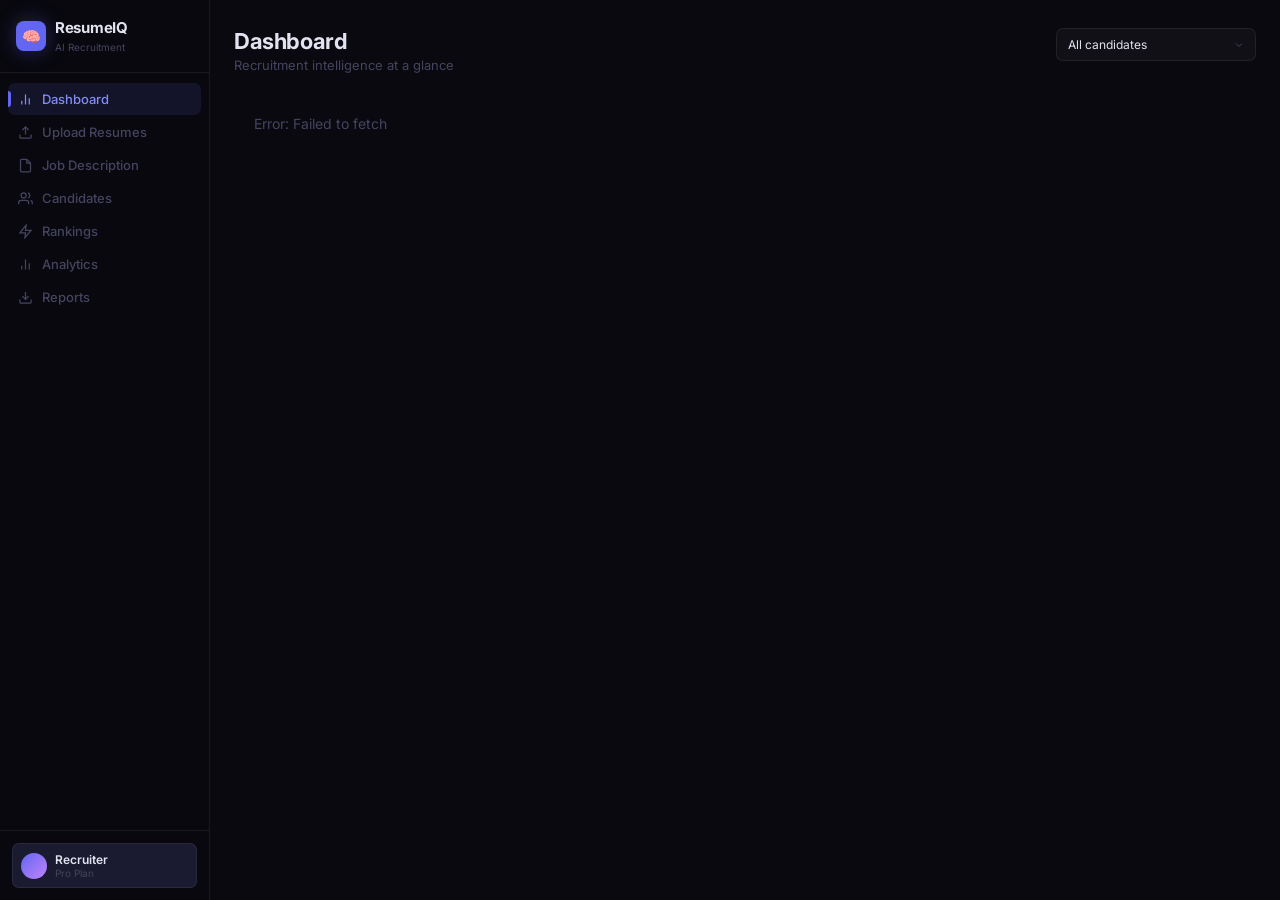
<file: frontend/index.html>
<!DOCTYPE html>
<html lang="en">
<head>
<meta charset="UTF-8"><meta name="viewport" content="width=device-width,initial-scale=1">
<title>Dashboard — ResumeIQ</title>
<link rel="stylesheet" href="style.css">
</head>
<body>
<div id="app" class="shell"></div>
<div id="toasts"></div>
<script src="app.js"></script>
<script>
document.getElementById('app').innerHTML = sidebarHTML('dashboard') + `
<main class="main"><div class="inner">
  <div class="page-hd hd-row">
    <div><h1>Dashboard</h1><p>Recruitment intelligence at a glance</p></div>
    <select id="jd-sel" style="max-width:200px;font-size:12px"></select>
  </div>
  <div id="body"><div class="loader"><div class="spin"></div></div></div>
</div></main>`;

let jdId = null;
loadJDSelect(document.getElementById('jd-sel'), id => { jdId = id; load(); });

async function load() {
  const el = document.getElementById('body');
  el.innerHTML = `<div class="loader"><div class="spin"></div></div>`;
  try {
    const a = await getAnalytics(jdId);
    if (!a.total_candidates) {
      el.innerHTML = emptyState(ICONS.users, 'No data yet', 'Upload resumes and add a job description to get started.',
        `<div class="row" style="justify-content:center"><a href="upload.html" class="btn btn-primary">${ICONS.upload} Upload Resumes</a>&nbsp;<a href="jd.html" class="btn btn-sec">${ICONS.file} Add JD</a></div>`);
      return;
    }
    const topSkill = a.top_skills[0] || {skill:'—',count:0};
    const topGap   = a.most_missing_skills[0] || {skill:'—',count:0};
    const COLORS   = ['#6366f1','#06b6d4','#10b981','#f59e0b','#f43f5e','#8b5cf6','#ec4899'];
    el.innerHTML = `
    <div class="stats">
      <div class="stat"><div class="stat-ic" style="background:rgba(99,102,241,.12);color:var(--brand)">${ICONS.users}</div><div><div class="stat-val">${a.total_candidates}</div><div class="stat-lbl">Total Candidates</div></div></div>
      <div class="stat" style="animation-delay:.06s"><div class="stat-ic" style="background:rgba(16,185,129,.1);color:var(--green)">${ICONS.trend}</div><div><div class="stat-val">${a.average_match_score}%</div><div class="stat-lbl">Avg Match Score</div><div class="stat-sub">${a.average_match_score>=65?'Strong pool':'Needs attention'}</div></div></div>
      <div class="stat" style="animation-delay:.12s"><div class="stat-ic" style="background:rgba(6,182,212,.1);color:var(--cyan)">${ICONS.zap}</div><div><div class="stat-val" style="font-size:15px;padding-top:3px">${topSkill.skill}</div><div class="stat-lbl">Top Skill</div><div class="stat-sub">${topSkill.count} candidates</div></div></div>
      <div class="stat" style="animation-delay:.18s"><div class="stat-ic" style="background:rgba(245,158,11,.1);color:var(--amber)">${ICONS.alert}</div><div><div class="stat-val" style="font-size:15px;padding-top:3px">${topGap.skill}</div><div class="stat-lbl">Top Gap</div><div class="stat-sub">${topGap.count} missing</div></div></div>
    </div>
    <div class="g2 mb3">
      <div class="card card-p">
        <div class="card-hd"><span class="card-title">Score Distribution</span></div>
        <canvas id="dist-chart" height="170"></canvas>
      </div>
      <div class="card card-p">
        <div class="card-hd"><span class="card-title">Top Skills in Pool</span></div>
        ${a.top_skills.slice(0,7).map((s,i)=>`
          <div class="row mb2">
            <span class="text-muted mono text-xs" style="width:16px">${i+1}</span>
            <span class="text-soft text-sm" style="width:110px;overflow:hidden;text-overflow:ellipsis;white-space:nowrap">${s.skill}</span>
            <div style="flex:1">${progBar(s.count,a.total_candidates,COLORS[i])}</div>
            <span class="text-muted text-xs mono" style="width:20px;text-align:right">${s.count}</span>
          </div>`).join('')}
      </div>
    </div>
    <div class="g2">
      <div class="card card-p">
        <div class="card-hd"><span class="card-title">Top Candidates</span><a href="ranking.html" class="btn btn-ghost btn-sm">View all →</a></div>
        ${a.rankings.slice(0,5).map(c=>`
          <a href="candidate.html?id=${c.id}" style="display:flex;align-items:center;gap:10px;padding:8px 4px;border-radius:var(--r-sm);text-decoration:none;transition:background var(--t)" onmouseover="this.style.background='rgba(255,255,255,0.03)'" onmouseout="this.style.background=''">
            <span class="mono text-xs text-muted" style="width:22px">#${c.rank}</span>
            <div style="flex:1;min-width:0"><div style="font-size:13px;color:var(--text);font-weight:500;overflow:hidden;text-overflow:ellipsis;white-space:nowrap">${c.name}</div><div class="text-xs text-muted">${c.matched_skills} matched · ${c.missing_skills} missing</div></div>
            <span class="mono bold" style="color:${scoreColor(c.score)}">${c.score}%</span>
          </a>`).join('') || '<p class="text-muted text-sm">Run matching to see rankings</p>'}
      </div>
      <div class="card card-p">
        <div class="card-hd"><span class="card-title">Skill Gap Analysis</span></div>
        ${a.skill_gap_analysis.length ? a.skill_gap_analysis.slice(0,6).map(s=>`
          <div class="mb2">
            <div class="row-between mb2"><span class="text-soft text-sm">${s.skill}</span><span class="text-muted text-xs">${s.coverage_pct}%</span></div>
            ${progBar(s.coverage_pct,100,s.coverage_pct<30?'#f43f5e':s.coverage_pct<60?'#f59e0b':'#10b981')}
          </div>`).join('') : '<p class="text-muted text-sm">Select a JD above to see skill gaps</p>'}
      </div>
    </div>`;
    drawChart(a.score_distribution);
  } catch(e) { el.innerHTML = `<p class="text-muted" style="padding:20px">Error: ${e.message}</p>`; }
}

function drawChart(dist) {
  const canvas = document.getElementById('dist-chart');
  if (!canvas) return;
  const dpr = devicePixelRatio || 1;
  canvas.width = canvas.offsetWidth * dpr;
  canvas.height = 170 * dpr;
  const ctx = canvas.getContext('2d');
  ctx.scale(dpr, dpr);
  const W = canvas.offsetWidth, H = 170;
  const COLORS = ['#6366f1','#06b6d4','#10b981','#f59e0b','#f43f5e'];
  const max = Math.max(...dist.map(d=>d.count), 1);
  const n = dist.length, slot = (W - 40) / n;
  dist.forEach((d, i) => {
    const bw = slot - 8, x = 20 + i * slot;
    const bh = (d.count / max) * (H - 36);
    const y = H - 24 - bh;
    ctx.fillStyle = COLORS[i % COLORS.length] + 'cc';
    ctx.beginPath(); ctx.roundRect(x, y, bw, bh, 4); ctx.fill();
    ctx.fillStyle = '#555570'; ctx.font = "10px 'JetBrains Mono'"; ctx.textAlign = 'center';
    ctx.fillText(d.range, x + bw/2, H - 6);
    if (d.count) { ctx.fillStyle = '#e2e2f0'; ctx.fillText(d.count, x + bw/2, y - 4); }
  });
}

load();
</script>
</body>
</html>
</file>
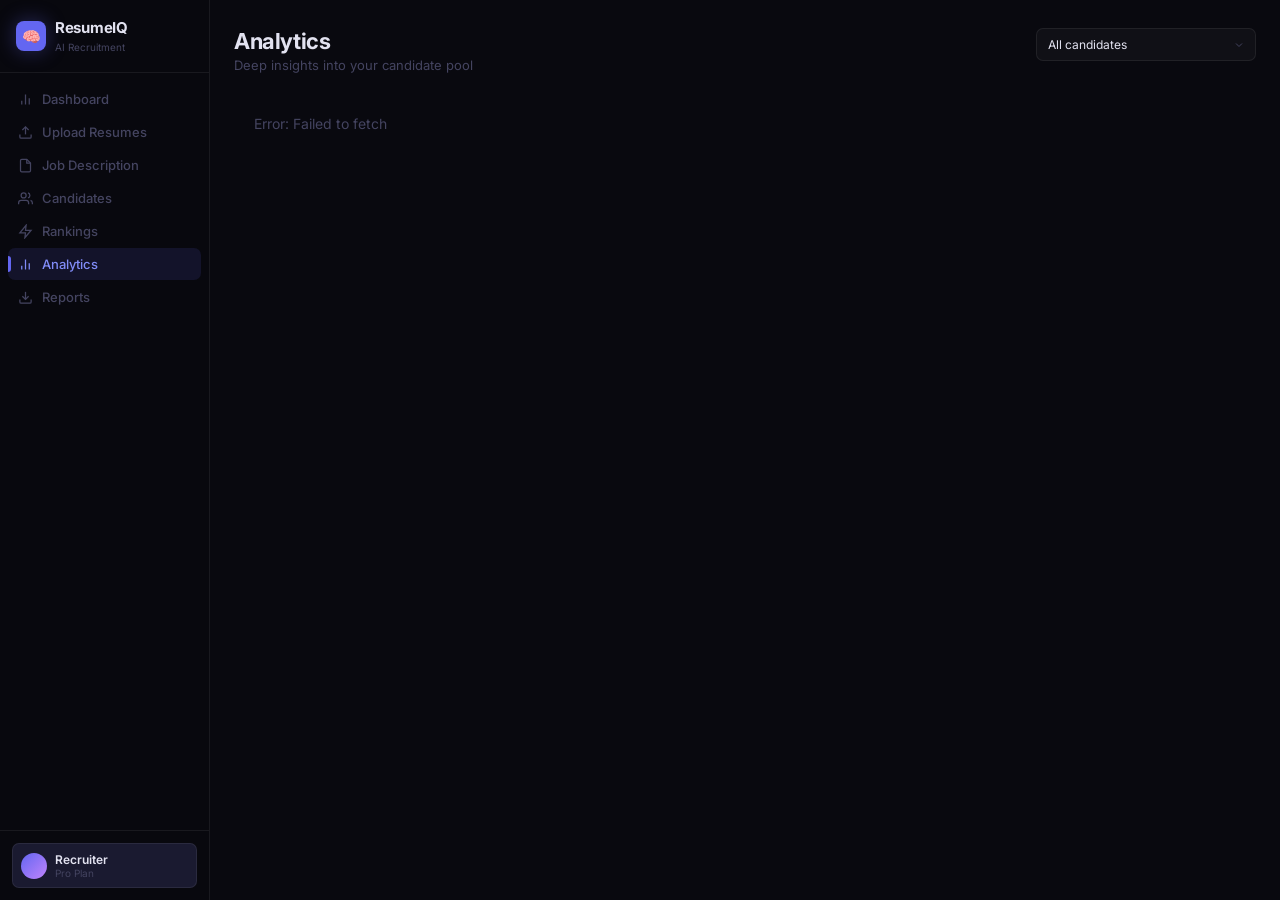
<file: frontend/analytics.html>
<!DOCTYPE html>
<html lang="en">
<head>
<meta charset="UTF-8"><meta name="viewport" content="width=device-width,initial-scale=1">
<title>Analytics — ResumeIQ</title>
<link rel="stylesheet" href="style.css">
</head>
<body>
<div id="app" class="shell"></div>
<div id="toasts"></div>
<script src="app.js"></script>
<script>
document.getElementById('app').innerHTML = sidebarHTML('analytics') + `
<main class="main"><div class="inner">
  <div class="page-hd">
    <div class="hd-row">
      <div><h1>Analytics</h1><p>Deep insights into your candidate pool</p></div>
      <select id="jd-sel" style="max-width:220px;font-size:12px"></select>
    </div>
  </div>
  <div id="body"><div class="loader"><div class="spin"></div></div></div>
</div></main>`;

const COLORS = ['#6366f1','#06b6d4','#10b981','#f59e0b','#f43f5e','#8b5cf6','#ec4899','#14b8a6'];
let jdId = null;
loadJDSelect(document.getElementById('jd-sel'), id => { jdId = id; load(); });

async function load() {
  const el = document.getElementById('body');
  el.innerHTML = `<div class="loader"><div class="spin"></div></div>`;
  try {
    const a = await getAnalytics(jdId);
    if (!a.total_candidates) {
      el.innerHTML = emptyState(ICONS.bar, 'No data yet', 'Upload resumes and run matching to see analytics');
      return;
    }
    el.innerHTML = `
      <div class="g2 mb3">
        <div class="card card-p"><div class="card-hd"><span class="card-title">Score Distribution</span></div><canvas id="c1" height="180"></canvas></div>
        <div class="card card-p"><div class="card-hd"><span class="card-title">Top Skills</span></div><canvas id="c2" height="180"></canvas></div>
      </div>
      <div class="g2 mb3">
        <div class="card card-p">
          <div class="card-hd"><span class="card-title">Most Common Skill Gaps</span></div>
          ${a.most_missing_skills.slice(0,8).map(s=>`
            <div class="mb2">
              <div class="row-between mb2"><span class="text-soft text-sm">${s.skill}</span><span class="text-xs mono text-muted">${s.count}</span></div>
              ${progBar(s.count,a.total_candidates,'#f43f5e')}
            </div>`).join('') || '<p class="text-muted text-sm">No data</p>'}
        </div>
        <div class="card card-p">
          <div class="card-hd"><span class="card-title">Skill Gap Coverage</span></div>
          ${a.skill_gap_analysis.length ? a.skill_gap_analysis.slice(0,7).map(s=>`
            <div class="mb2">
              <div class="row-between mb2"><span class="text-soft text-sm">${s.skill}</span><span class="text-xs mono text-muted">${s.coverage_pct}%</span></div>
              ${progBar(s.coverage_pct,100,s.coverage_pct<30?'#f43f5e':s.coverage_pct<60?'#f59e0b':'#10b981')}
            </div>`).join('') : '<p class="text-muted text-sm">Select a JD to see gap coverage</p>'}
        </div>
      </div>
      <div class="card card-p">
        <div class="card-hd"><span class="card-title">All Candidates (${a.rankings.length})</span></div>
        <div class="tbl-wrap">
          <table>
            <thead><tr><th>Rank</th><th>Name</th><th style="text-align:right">Score</th><th style="text-align:right">Matched</th><th style="text-align:right">Missing</th></tr></thead>
            <tbody>${a.rankings.map(c=>`
              <tr onclick="location.href='candidate.html?id=${c.id}'" style="cursor:pointer">
                <td><span class="mono text-xs text-muted">#${c.rank}</span></td>
                <td style="color:var(--text);font-weight:500">${c.name}</td>
                <td style="text-align:right"><span class="mono bold" style="color:${scoreColor(c.score)}">${c.score}%</span></td>
                <td style="text-align:right;color:var(--green)">${c.matched_skills}</td>
                <td style="text-align:right;color:var(--rose)">${c.missing_skills}</td>
              </tr>`).join('')}
            </tbody>
          </table>
        </div>
      </div>`;
    drawBar(a.score_distribution);
    drawDonut(a.top_skills.slice(0,6));
  } catch(e) { el.innerHTML = `<p class="text-muted" style="padding:20px">Error: ${e.message}</p>`; }
}

function rr(ctx,x,y,w,h,r){ctx.beginPath();ctx.moveTo(x+r,y);ctx.lineTo(x+w-r,y);ctx.arcTo(x+w,y,x+w,y+r,r);ctx.lineTo(x+w,y+h);ctx.lineTo(x,y+h);ctx.lineTo(x,y+r);ctx.arcTo(x,y,x+r,y,r);ctx.closePath();ctx.fill();}

function drawBar(dist) {
  const c = document.getElementById('c1'); if(!c) return;
  const dpr=devicePixelRatio||1; c.width=c.offsetWidth*dpr; c.height=180*dpr;
  const ctx=c.getContext('2d'); ctx.scale(dpr,dpr);
  const W=c.offsetWidth,H=180,max=Math.max(...dist.map(d=>d.count),1),n=dist.length,slot=(W-40)/n;
  dist.forEach((d,i)=>{
    const bw=slot-8,x=20+i*slot,bh=(d.count/max)*(H-36),y=H-24-bh;
    ctx.fillStyle=COLORS[i%COLORS.length]+'cc'; rr(ctx,x,y,bw,bh,4);
    ctx.fillStyle='#555570'; ctx.font="10px 'JetBrains Mono'"; ctx.textAlign='center';
    ctx.fillText(d.range,x+bw/2,H-6);
    if(d.count){ctx.fillStyle='#e2e2f0';ctx.fillText(d.count,x+bw/2,y-4);}
  });
}

function drawDonut(skills) {
  const c = document.getElementById('c2'); if(!c) return;
  const dpr=devicePixelRatio||1; c.width=c.offsetWidth*dpr; c.height=180*dpr;
  const ctx=c.getContext('2d'); ctx.scale(dpr,dpr);
  const W=c.offsetWidth,H=180,cx=80,cy=H/2,r=65,total=skills.reduce((s,x)=>s+x.count,0)||1;
  let angle=-Math.PI/2;
  skills.forEach((s,i)=>{
    const slice=(s.count/total)*Math.PI*2;
    ctx.beginPath(); ctx.moveTo(cx,cy); ctx.arc(cx,cy,r,angle,angle+slice); ctx.closePath();
    ctx.fillStyle=COLORS[i%COLORS.length]; ctx.fill(); angle+=slice;
  });
  ctx.beginPath(); ctx.arc(cx,cy,r*.52,0,Math.PI*2); ctx.fillStyle='#141425'; ctx.fill();
  // Legend
  skills.forEach((s,i)=>{
    const lx=cx+r+16, ly=18+i*24;
    ctx.fillStyle=COLORS[i%COLORS.length]; ctx.fillRect(lx,ly,10,10);
    ctx.fillStyle='#8888a8'; ctx.font="11px Inter,sans-serif"; ctx.textAlign='left';
    ctx.fillText(s.skill.length>14?s.skill.slice(0,13)+'…':s.skill,lx+14,ly+9);
    ctx.fillStyle='#444460'; ctx.fillText(s.count,W-20,ly+9); ctx.textAlign='left';
  });
}

load();
</script>
</body>
</html>
</file>
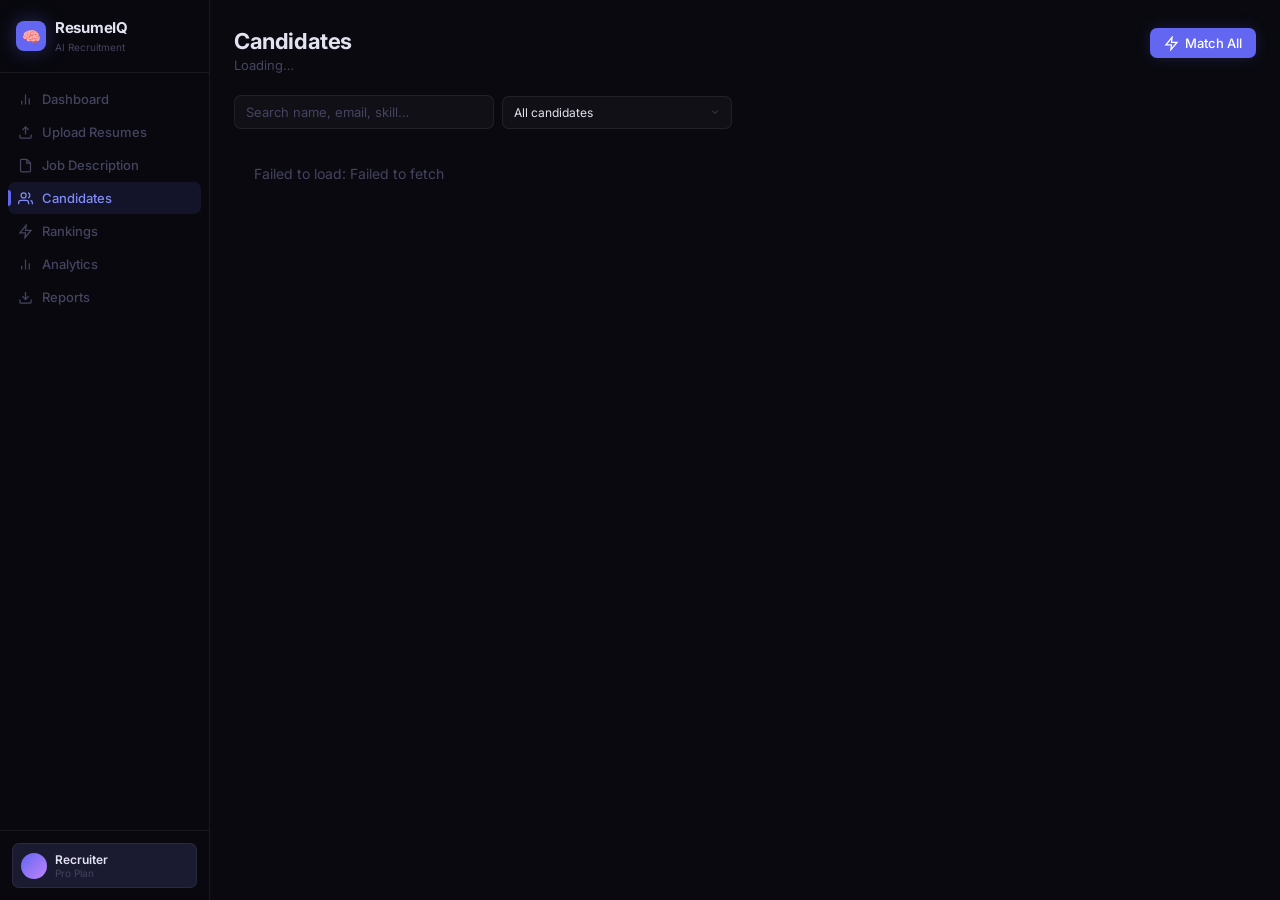
<file: frontend/candidate.html>
<!DOCTYPE html>
<html lang="en">
<head>
<meta charset="UTF-8"><meta name="viewport" content="width=device-width,initial-scale=1">
<title>Candidate — ResumeIQ</title>
<link rel="stylesheet" href="style.css">
</head>
<body>
<div id="app" class="shell"></div>
<div id="toasts"></div>
<script src="app.js"></script>
<script>
document.getElementById('app').innerHTML = sidebarHTML('candidates') + `
<main class="main"><div class="inner" id="inner">
  <div class="loader"><div class="spin"></div></div>
</div></main>`;

const id = new URLSearchParams(location.search).get('id');
if (!id) { location.href = 'candidates.html'; }

async function load() {
  const el = document.getElementById('inner');
  try {
    const c = await getCandidate(id);
    const sc = scoreColor(c.match_score);
    el.innerHTML = `
      <div class="row mb3"><a href="candidates.html" class="btn btn-ghost btn-sm">← Back to Candidates</a></div>
      <div class="card card-p mb3">
        <div class="row" style="gap:16px;align-items:flex-start">
          <div style="width:50px;height:50px;border-radius:var(--r);background:${sc}20;display:flex;align-items:center;justify-content:center;font-size:20px;font-weight:700;color:${sc};flex-shrink:0;border:1px solid ${sc}30">${c.name.charAt(0)}</div>
          <div style="flex:1;min-width:0">
            <div style="font-size:19px;font-weight:700;color:var(--text);letter-spacing:-.3px">${c.name}</div>
            <div class="row mt1" style="flex-wrap:wrap;gap:14px">
              ${c.email ? `<span class="text-xs text-muted">✉ ${c.email}</span>` : ''}
              ${c.phone ? `<span class="text-xs text-muted">☎ ${c.phone}</span>` : ''}
              ${c.experience_years ? `<span class="text-xs text-muted">💼 ${c.experience_years} years exp</span>` : ''}
              ${c.education?.[0] ? `<span class="text-xs text-muted">🎓 ${c.education[0].degree}</span>` : ''}
            </div>
          </div>
          <div style="text-align:center;flex-shrink:0">
            <div class="score" style="width:52px;height:52px;font-size:13px;border-color:${sc};color:${sc};box-shadow:0 0 16px ${sc}30">${c.match_score != null ? c.match_score+'%' : '—'}</div>
            <div class="text-xs text-muted mt1">Match Score</div>
            ${c.rank ? `<div class="text-xs mono mt1" style="color:var(--brand2)">Rank #${c.rank}</div>` : ''}
          </div>
        </div>
      </div>
      <div class="g2 mb3">
        <div class="card card-p">
          <div class="card-hd"><span class="card-title">Skills Detected (${c.extracted_skills.length})</span></div>
          <div class="wrap">${c.extracted_skills.map(s => c.matched_skills.includes(s) ? matchTag(s) : skillTag(s)).join(' ') || '<span class="text-muted text-xs">None detected</span>'}</div>
        </div>
        <div class="card card-p">
          <div class="card-hd"><span class="card-title">Missing Skills (${c.missing_skills.length})</span></div>
          <div class="wrap">${c.missing_skills.length
            ? c.missing_skills.map(missTag).join(' ')
            : `<p class="text-sm text-muted">${c.match_score != null ? '🎉 No required skills missing!' : 'Run matching to see gaps'}</p>`}</div>
        </div>
      </div>
      ${c.matched_skills.length || c.match_score != null ? `<div class="g2 mb3">
        ${c.matched_skills.length ? `<div class="card card-p">
          <div class="card-hd"><span class="card-title">Matched Skills (${c.matched_skills.length})</span></div>
          <div class="wrap">${c.matched_skills.map(matchTag).join(' ')}</div>
        </div>` : '<div></div>'}
        ${c.match_score != null ? `<div class="card card-p">
          <div class="card-hd"><span class="card-title">Match Breakdown</span></div>
          <div class="mb3">
            <div class="row-between mb2"><span class="text-soft text-sm">Overall Score</span><span class="mono bold" style="color:${sc}">${c.match_score}%</span></div>
            ${progBar(c.match_score, 100, sc)}
          </div>
          <div>
            <div class="row-between mb2"><span class="text-soft text-sm">Skills Match</span><span class="text-soft text-sm">${c.matched_skills.length} / ${c.matched_skills.length + c.missing_skills.length}</span></div>
            ${progBar(c.matched_skills.length, c.matched_skills.length + c.missing_skills.length || 1, 'var(--brand)')}
          </div>
        </div>` : ''}
      </div>` : ''}
      ${c.recommendations?.length ? `<div class="card card-p">
        <div class="card-hd"><span class="card-title">AI Recommendations</span></div>
        ${c.recommendations.map(r => `<div class="rec-item">${ICONS.spark}<span class="text-sm text-soft">${r}</span></div>`).join('')}
      </div>` : ''}`;
  } catch(e) {
    el.innerHTML = `<div class="row mb3"><a href="candidates.html" class="btn btn-ghost btn-sm">← Back</a></div><p class="text-muted" style="padding:20px">Candidate not found</p>`;
  }
}
load();
</script>
</body>
</html>
</file>
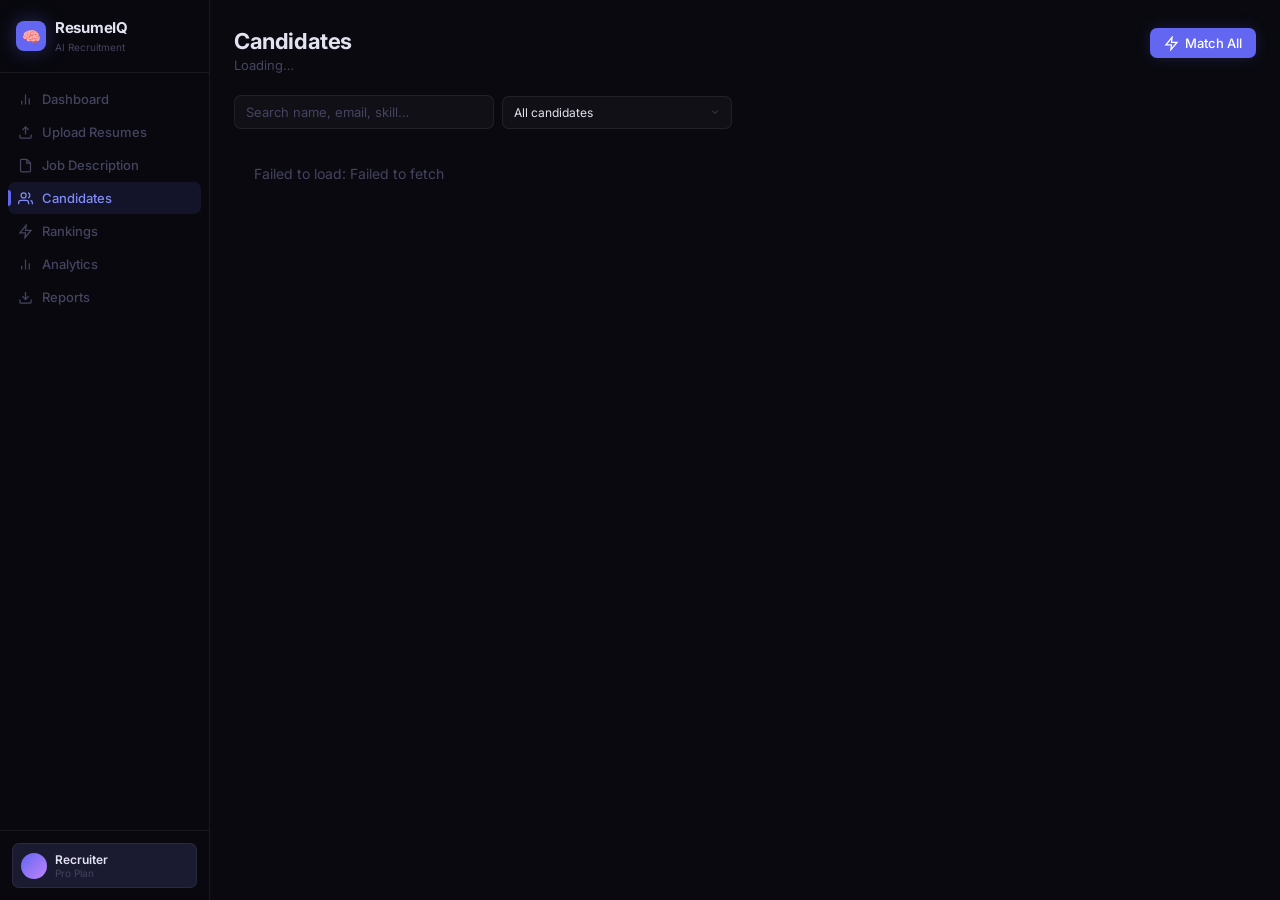
<file: frontend/candidates.html>
<!DOCTYPE html>
<html lang="en">
<head>
<meta charset="UTF-8"><meta name="viewport" content="width=device-width,initial-scale=1">
<title>Candidates — ResumeIQ</title>
<link rel="stylesheet" href="style.css">
</head>
<body>
<div id="app" class="shell"></div>
<div id="toasts"></div>
<script src="app.js"></script>
<script>
document.getElementById('app').innerHTML = sidebarHTML('candidates') + `
<main class="main"><div class="inner">
  <div class="page-hd">
    <div class="hd-row">
      <div><h1>Candidates</h1><p id="sub">Loading…</p></div>
      <button id="match-btn" class="btn btn-primary">${ICONS.zap}<span>Match All</span></button>
    </div>
  </div>
  <div class="row mb3" style="flex-wrap:wrap;gap:8px">
    <input id="search" placeholder="Search name, email, skill…" style="max-width:260px;width:100%">
    <select id="jd-sel" style="max-width:230px;font-size:12px"></select>
    <span id="sel-info" class="text-muted text-xs"></span>
  </div>
  <div id="list"><div class="loader"><div class="spin"></div></div></div>
</div></main>`;

let all = [], filtered = [], jdId = null, selected = new Set();

const searchEl  = document.getElementById('search');
const jdSel     = document.getElementById('jd-sel');
const matchBtn  = document.getElementById('match-btn');

// Load JD dropdown — onChange just filters, does NOT restrict candidate fetch
loadJDSelect(jdSel, id => { jdId = id; load(); });

searchEl.addEventListener('input', () => render(doFilter()));

// Always fetch ALL candidates — filter display only
async function load() {
  document.getElementById('list').innerHTML = `<div class="loader"><div class="spin"></div></div>`;
  try {
    // Fetch all candidates regardless of JD selection
    all = await getCandidates(null);
    document.getElementById('sub').textContent = `${all.length} candidate(s) total`;
    render(doFilter());
  } catch(e) {
    document.getElementById('list').innerHTML = `<p class="text-muted" style="padding:20px">Failed to load: ${e.message}</p>`;
  }
}

function doFilter() {
  const q = searchEl.value.toLowerCase();
  filtered = all.filter(c => {
    const matchesSearch = !q || c.name.toLowerCase().includes(q) ||
      (c.email||'').toLowerCase().includes(q) ||
      c.extracted_skills.some(s => s.toLowerCase().includes(q));
    // If a JD is selected, show only candidates linked to it (or all if none selected)
    const matchesJD = !jdId || c.job_description_id === jdId;
    return matchesSearch && matchesJD;
  });
  return filtered;
}

function render(list) {
  const el = document.getElementById('list');
  document.getElementById('sel-info').textContent = selected.size ? `${selected.size} selected` : '';

  if (!list.length) {
    el.innerHTML = all.length === 0
      ? emptyState(ICONS.users, 'No candidates yet', 'Upload resumes to get started.',
          `<a href="upload.html" class="btn btn-primary">${ICONS.upload} Upload Resumes</a>`)
      : emptyState(ICONS.users, 'No matches', 'Try clearing the search or JD filter.');
    return;
  }

  el.innerHTML = `<div class="card">
    <div style="display:grid;grid-template-columns:28px 1fr 190px 70px 52px 72px;gap:8px;padding:9px 12px;border-bottom:1px solid var(--border)">
      <div></div>
      <div style="font-size:11px;font-weight:600;color:var(--text3);text-transform:uppercase;letter-spacing:.05em">Candidate</div>
      <div style="font-size:11px;font-weight:600;color:var(--text3);text-transform:uppercase;letter-spacing:.05em">Skills</div>
      <div style="font-size:11px;font-weight:600;color:var(--text3);text-transform:uppercase;letter-spacing:.05em">Exp</div>
      <div style="font-size:11px;font-weight:600;color:var(--text3);text-transform:uppercase;letter-spacing:.05em;text-align:center">Score</div>
      <div></div>
    </div>
    ${list.map(c => {
      const sc = scoreColor(c.match_score);
      return `<div style="display:grid;grid-template-columns:28px 1fr 190px 70px 52px 72px;gap:8px;padding:11px 12px;border-bottom:1px solid rgba(255,255,255,0.03);transition:background var(--t)" onmouseover="this.style.background='rgba(255,255,255,0.02)'" onmouseout="this.style.background=''">
        <div style="display:flex;align-items:center">
          <input type="checkbox" ${selected.has(c.id)?'checked':''} onchange="toggleSel(${c.id},this.checked)" onclick="event.stopPropagation()">
        </div>
        <div style="cursor:pointer;min-width:0" onclick="location.href='candidate.html?id=${c.id}'">
          <div style="font-size:13px;color:var(--text);font-weight:500;overflow:hidden;text-overflow:ellipsis;white-space:nowrap">${c.name}</div>
          <div class="text-xs text-muted" style="overflow:hidden;text-overflow:ellipsis;white-space:nowrap">${c.email || c.filename}</div>
          ${c.rank ? `<span style="font-size:10px;color:var(--brand2);font-family:'JetBrains Mono',monospace">Rank #${c.rank}</span>` : ''}
        </div>
        <div style="display:flex;flex-wrap:wrap;gap:4px;align-items:center;cursor:pointer" onclick="location.href='candidate.html?id=${c.id}'">
          ${c.extracted_skills.slice(0,3).map(skillTag).join('')}
          ${c.extracted_skills.length > 3 ? `<span class="text-xs text-muted">+${c.extracted_skills.length-3}</span>` : ''}
        </div>
        <div style="display:flex;align-items:center;font-size:13px;color:var(--text2)">${c.experience_years ? c.experience_years+'y' : '—'}</div>
        <div style="display:flex;align-items:center;justify-content:center">
          ${c.match_score != null
            ? `<div class="score" style="border-color:${sc};color:${sc};width:40px;height:40px;font-size:11px">${c.match_score}%</div>`
            : `<span class="text-muted">—</span>`}
        </div>
        <div style="display:flex;align-items:center;gap:3px">
          <a href="candidate.html?id=${c.id}" class="btn btn-ghost btn-icon btn-sm">${ICONS.eye}</a>
          <button class="btn btn-danger btn-icon btn-sm" onclick="rmCandidate(${c.id},this)">${ICONS.trash}</button>
        </div>
      </div>`;
    }).join('')}
  </div>`;

  const pending = all.filter(c => c.match_score == null).length;
  matchBtn.innerHTML = ICONS.zap + `<span>${selected.size ? `Match ${selected.size} Selected` : `Match All (${all.length})`}</span>`;
}

function toggleSel(id, checked) {
  checked ? selected.add(id) : selected.delete(id);
  render(filtered);
}

matchBtn.addEventListener('click', async () => {
  if (!jdId) {
    toast('Please select a Job Description from the dropdown first', 'err');
    return;
  }
  // Fetch fresh from API instead of relying on `all`
  setLoading(matchBtn, true);
  try {
    const fresh = await getCandidates(null);
    const ids = selected.size ? [...selected] : fresh.map(c => c.id);
    if (!ids.length) { toast('No candidates found', 'err'); setLoading(matchBtn, false); return; }
    await matchCandidates(ids, jdId);
    toast(`Matched ${ids.length} candidates!`, 'ok');
    selected.clear();
    load();
  } catch(e) { toast('Failed: ' + e.message, 'err'); }
  setLoading(matchBtn, false);
});

async function rmCandidate(id, btn) {
  if (!confirm('Delete this candidate?')) return;
  btn.disabled = true;
  try {
    await deleteCandidate(id);
    all = all.filter(c => c.id !== id);
    selected.delete(id);
    render(doFilter());
    toast('Deleted', 'ok');
  } catch(e) { toast('Failed', 'err'); btn.disabled = false; }
}

load();
</script>
</body>
</html>
</file>
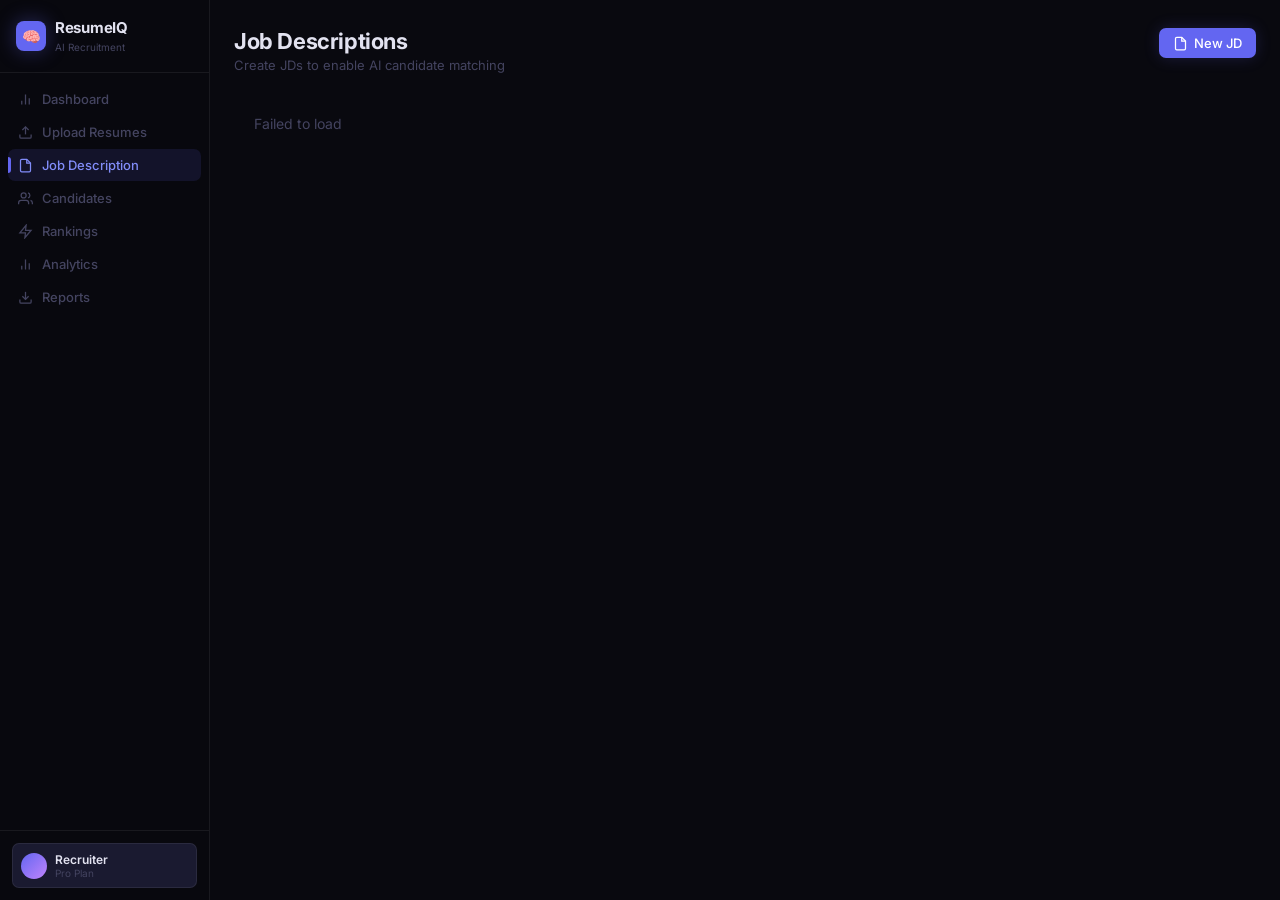
<file: frontend/jd.html>
<!DOCTYPE html>
<html lang="en">
<head>
<meta charset="UTF-8"><meta name="viewport" content="width=device-width,initial-scale=1">
<title>Job Descriptions — ResumeIQ</title>
<link rel="stylesheet" href="style.css">
</head>
<body>
<div id="app" class="shell"></div>
<div id="toasts"></div>
<script src="app.js"></script>
<script>
const SAMPLE = `We are looking for a Senior Full Stack Engineer.

Required:
- 5+ years experience with Python, React, TypeScript
- Strong knowledge of PostgreSQL, Redis, AWS
- Experience with Docker, Kubernetes, CI/CD pipelines
- REST API design and microservices

Preferred:
- FastAPI or Django experience
- Terraform, infrastructure as code
- GraphQL, machine learning`;

document.getElementById('app').innerHTML = sidebarHTML('jd') + `
<main class="main"><div class="inner">
  <div class="page-hd">
    <div class="hd-row">
      <div><h1>Job Descriptions</h1><p>Create JDs to enable AI candidate matching</p></div>
      <button class="btn btn-primary" onclick="toggleForm()">${ICONS.file}<span id="form-btn-txt">New JD</span></button>
    </div>
  </div>
  <div id="form-wrap" class="card card-p mb3" style="display:none">
    <div class="card-hd"><span class="card-title">New Job Description</span></div>
    <div class="g2 mb3">
      <div class="form-row"><label>Job Title *</label><input id="f-title" placeholder="e.g. Senior Full Stack Engineer"></div>
      <div class="form-row"><label>Company</label><input id="f-company" placeholder="e.g. Acme Corp"></div>
    </div>
    <div class="form-row">
      <div class="row-between mb2">
        <label style="margin:0">Description *</label>
        <button class="btn btn-ghost btn-sm" onclick="document.getElementById('f-content').value=SAMPLE">${ICONS.spark} Load sample</button>
      </div>
      <textarea id="f-content" style="min-height:160px;font-size:12px" placeholder="Paste the full job description here…"></textarea>
    </div>
    <div class="row">
      <button id="save-btn" class="btn btn-primary" onclick="saveJD()">${ICONS.check}<span>Extract & Save</span></button>
      <button class="btn btn-ghost" onclick="toggleForm()">Cancel</button>
    </div>
  </div>
  <div id="list"><div class="loader"><div class="spin"></div></div></div>
</div></main>`;

let formOpen = false;
function toggleForm() {
  formOpen = !formOpen;
  document.getElementById('form-wrap').style.display = formOpen ? '' : 'none';
  document.getElementById('form-btn-txt').textContent = formOpen ? 'Cancel' : 'New JD';
}

async function saveJD() {
  const title   = document.getElementById('f-title').value.trim();
  const content = document.getElementById('f-content').value.trim();
  if (!title || !content) { toast('Title and content are required', 'err'); return; }
  const btn = document.getElementById('save-btn');
  setLoading(btn, true);
  try {
    await createJD({ title, company: document.getElementById('f-company').value.trim(), content });
    toast('Job description saved!', 'ok');
    document.getElementById('f-title').value = '';
    document.getElementById('f-company').value = '';
    document.getElementById('f-content').value = '';
    toggleForm();
    loadList();
  } catch(e) { toast('Failed: ' + e.message, 'err'); }
  setLoading(btn, false);
}

async function loadList() {
  const el = document.getElementById('list');
  try {
    const jds = await getJDs();
    if (!jds.length) {
      el.innerHTML = emptyState(ICONS.file, 'No job descriptions yet', 'Create a JD to enable AI candidate matching.',
        `<button class="btn btn-primary" onclick="toggleForm()">${ICONS.file} Create first JD</button>`);
      return;
    }
    el.innerHTML = jds.map(jd => `
      <div class="card mb2" id="jd-${jd.id}">
        <div class="row-between" style="padding:14px 16px;cursor:pointer" onclick="toggleDetail(${jd.id})">
          <div class="row" style="gap:12px">
            <div class="stat-ic" style="background:var(--brand-bg);color:var(--brand2)">${ICONS.file}</div>
            <div>
              <div style="font-size:14px;font-weight:600;color:var(--text)">${jd.title}</div>
              <div class="text-xs text-muted">${jd.company?jd.company+' · ':''}${jd.required_skills.length} required skills${jd.experience_years?' · '+jd.experience_years+'y exp':''}</div>
            </div>
          </div>
          <div class="row" style="gap:6px">
            <button class="btn btn-danger btn-sm btn-icon" onclick="event.stopPropagation();rmJD(${jd.id})">${ICONS.trash}</button>
            <span class="text-muted" id="arr-${jd.id}">▾</span>
          </div>
        </div>
        <div id="jd-d-${jd.id}" style="display:none;border-top:1px solid var(--border);padding:14px 16px">
          <p class="text-xs text-muted bold mb2" style="text-transform:uppercase;letter-spacing:.05em">Required Skills</p>
          <div class="wrap mb3">${jd.required_skills.map(matchTag).join(' ') || '<span class="text-muted text-xs">None detected</span>'}</div>
          ${jd.preferred_skills.length ? `<p class="text-xs text-muted bold mb2" style="text-transform:uppercase;letter-spacing:.05em">Preferred Skills</p><div class="wrap mb3">${jd.preferred_skills.map(prefTag).join(' ')}</div>` : ''}
          <p class="text-xs text-muted bold mb2" style="text-transform:uppercase;letter-spacing:.05em">Full Description</p>
          <pre style="font-size:11px;color:var(--text3);background:rgba(0,0,0,0.2);padding:12px;border-radius:var(--r-sm);max-height:140px;overflow-y:auto;white-space:pre-wrap;font-family:inherit">${jd.content}</pre>
        </div>
      </div>`).join('');
  } catch(e) { el.innerHTML = `<p class="text-muted" style="padding:20px">Failed to load</p>`; }
}

function toggleDetail(id) {
  const d = document.getElementById('jd-d-' + id);
  const a = document.getElementById('arr-' + id);
  const open = d.style.display === 'none';
  d.style.display = open ? '' : 'none';
  a.textContent = open ? '▴' : '▾';
}

async function rmJD(id) {
  if (!confirm('Delete this job description?')) return;
  try { await deleteJD(id); document.getElementById('jd-' + id).remove(); toast('Deleted', 'ok'); }
  catch(e) { toast('Failed: ' + e.message, 'err'); }
}

loadList();
</script>
</body>
</html>
</file>
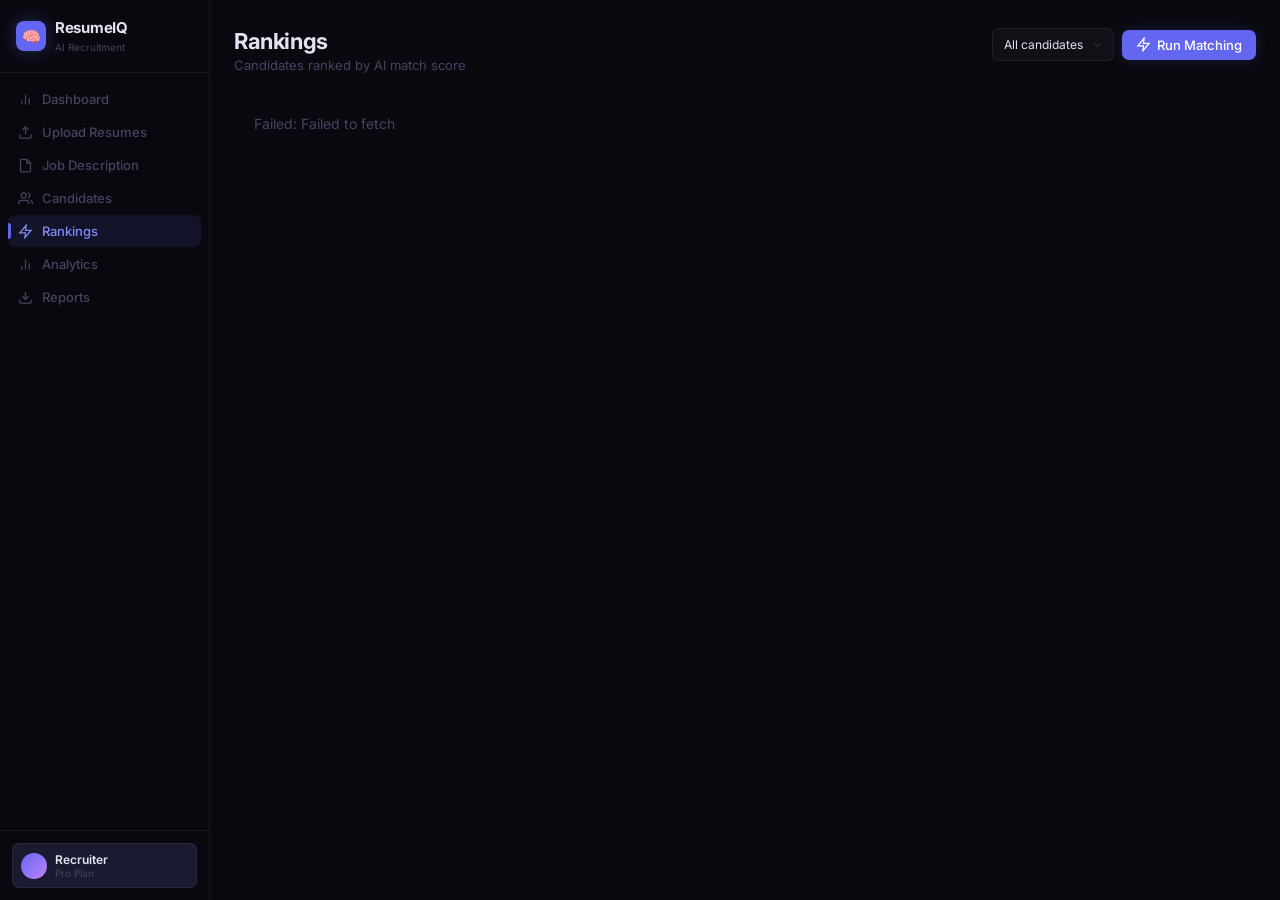
<file: frontend/ranking.html>
<!DOCTYPE html>
<html lang="en">
<head>
<meta charset="UTF-8"><meta name="viewport" content="width=device-width,initial-scale=1">
<title>Rankings — ResumeIQ</title>
<link rel="stylesheet" href="style.css">
</head>
<body>
<div id="app" class="shell"></div>
<div id="toasts"></div>
<script src="app.js"></script>
<script>
document.getElementById('app').innerHTML = sidebarHTML('ranking') + `
<main class="main"><div class="inner">
  <div class="page-hd">
    <div class="hd-row">
      <div><h1>Rankings</h1><p>Candidates ranked by AI match score</p></div>
      <div class="row">
        <select id="jd-sel" style="max-width:220px;font-size:12px"></select>
        <button id="rank-btn" class="btn btn-primary">${ICONS.zap}<span>Run Matching</span></button>
      </div>
    </div>
  </div>
  <div id="body"><div class="loader"><div class="spin"></div></div></div>
</div></main>`;

let all = [], jdId = null;
const jdSel   = document.getElementById('jd-sel');
const rankBtn = document.getElementById('rank-btn');

loadJDSelect(jdSel, id => { jdId = id; load(); });

async function load() {
  const el = document.getElementById('body');
  el.innerHTML = `<div class="loader"><div class="spin"></div></div>`;
  try {
    // Always fetch all candidates
    all = await getCandidates(null);
    const ranked   = all.filter(c => c.match_score != null).sort((a,b) => b.match_score - a.match_score);
    const unranked = all.filter(c => c.match_score == null);

    if (!all.length) {
      el.innerHTML = emptyState(ICONS.users, 'No candidates yet', 'Upload resumes first.',
        `<a href="upload.html" class="btn btn-primary">${ICONS.upload} Upload Resumes</a>`);
      return;
    }

    if (!ranked.length) {
      el.innerHTML = emptyState(ICONS.zap, 'No rankings yet',
        'Select a job description and click "Run Matching" to score and rank all candidates.',
        `<button class="btn btn-primary" onclick="doRank()">${ICONS.zap} Run Matching Now</button>`);
      return;
    }

    const MEDALS  = ['🥇','🥈','🥉'];
    const GOLD_C  = ['#f59e0b','#94a3b8','#cd7c3a'];
    el.innerHTML = `
      ${ranked.length >= 2 ? `<div class="podium mb4">
        ${ranked.slice(0,3).map((c,i) => `
          <a href="candidate.html?id=${c.id}" class="podium-card${i===0?' gold':''}">
            <div class="medal">${MEDALS[i] || '🏅'}</div>
            <div class="p-avatar" style="color:${GOLD_C[i]||'#6366f1'};border-color:${GOLD_C[i]||'#6366f1'}40;background:${GOLD_C[i]||'#6366f1'}15">${c.name.charAt(0)}</div>
            <div class="p-name">${c.name}</div>
            <div class="p-score" style="color:${GOLD_C[i]||scoreColor(c.match_score)}">${c.match_score}%</div>
            <div class="p-meta">${c.matched_skills.length} matched · ${c.missing_skills.length} missing</div>
          </a>`).join('')}
      </div>` : ''}
      <div class="card">
        ${ranked.map((c,i) => {
          const sc = scoreColor(c.match_score);
          return `<a href="candidate.html?id=${c.id}" style="display:grid;grid-template-columns:40px 36px 1fr auto 28px;gap:10px;align-items:center;padding:12px 14px;border-bottom:1px solid rgba(255,255,255,0.03);text-decoration:none;transition:background var(--t)" onmouseover="this.style.background='rgba(255,255,255,0.02)'" onmouseout="this.style.background=''">
            <span class="mono text-xs text-muted" style="text-align:center">${MEDALS[i]||'#'+(i+1)}</span>
            <div style="width:32px;height:32px;border-radius:50%;background:${sc}20;color:${sc};border:2px solid ${sc}40;display:flex;align-items:center;justify-content:center;font-weight:700;font-size:13px">${c.name.charAt(0)}</div>
            <div style="min-width:0">
              <div style="font-size:13px;color:var(--text);font-weight:500;overflow:hidden;text-overflow:ellipsis;white-space:nowrap">${c.name}</div>
              <div class="wrap mt1">
                ${c.matched_skills.slice(0,3).map(matchTag).join('')}
                ${c.missing_skills.length ? `<span class="text-xs" style="color:var(--rose)">${c.missing_skills.length} missing</span>` : ''}
              </div>
            </div>
            <div style="text-align:right;flex-shrink:0">
              <div class="mono bold" style="font-size:17px;color:${sc}">${c.match_score}%</div>
              <div class="text-xs text-muted">${c.experience_years ? c.experience_years+'y' : '—'}</div>
            </div>
            <div style="color:var(--text3)">${ICONS.eye}</div>
          </a>`;
        }).join('')}
      </div>
      ${unranked.length ? `<p class="text-muted text-xs" style="text-align:center;margin-top:12px">${unranked.length} candidate(s) not yet matched</p>` : ''}`;
  } catch(e) {
    el.innerHTML = `<p class="text-muted" style="padding:20px">Failed: ${e.message}</p>`;
  }
}

async function doRank() {
  if (!jdId) { toast('Select a Job Description from the dropdown first', 'err'); return; }
  const ids = all.map(c => c.id);
  if (!ids.length) { toast('No candidates to match', 'err'); return; }
  setLoading(rankBtn, true);
  try {
    await matchCandidates(ids, jdId);
    toast(`Matched and ranked ${ids.length} candidates!`, 'ok');
    load();
  } catch(e) { toast('Failed: ' + e.message, 'err'); }
  setLoading(rankBtn, false);
}

rankBtn.addEventListener('click', doRank);
load();
</script>
</body>
</html>
</file>
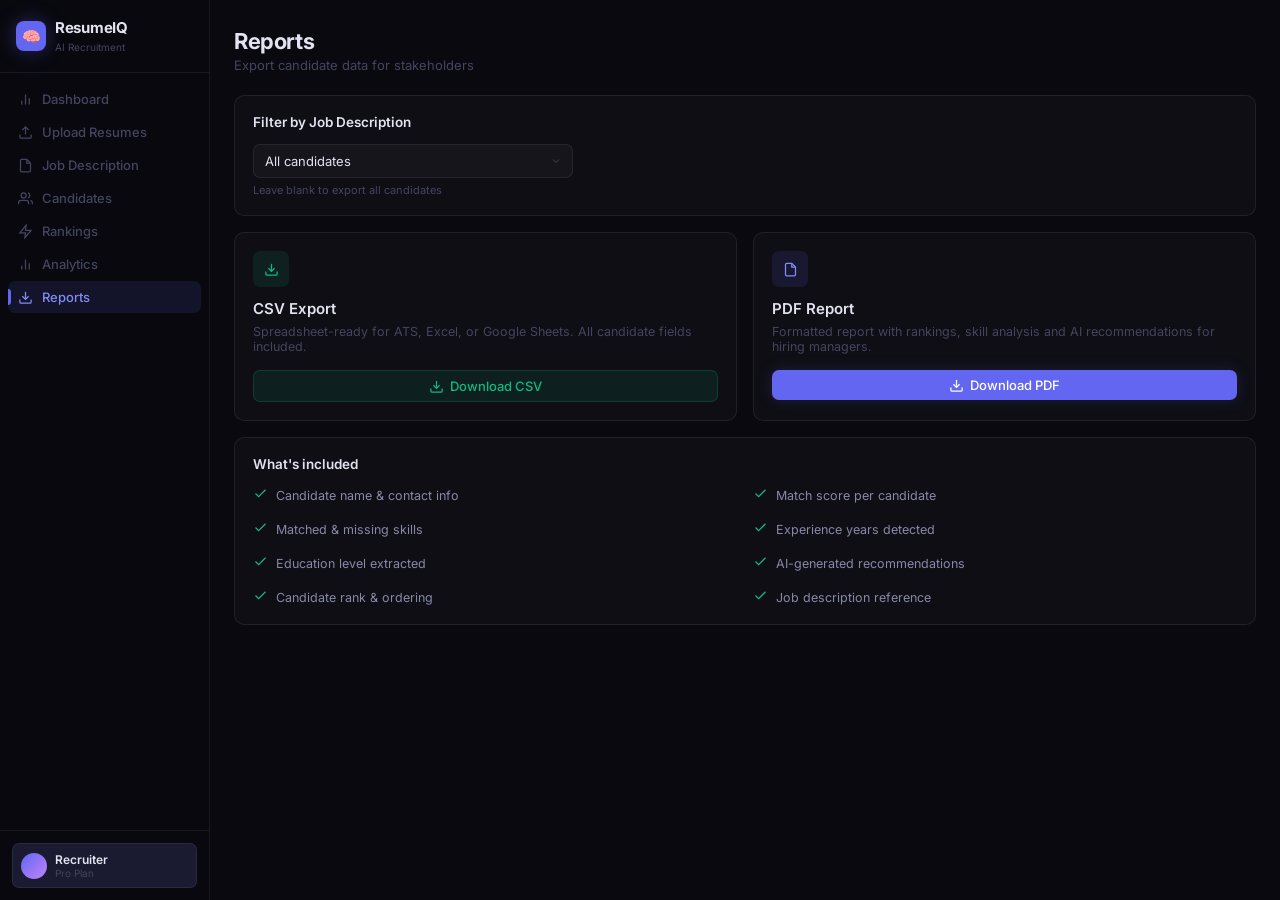
<file: frontend/reports.html>
<!DOCTYPE html>
<html lang="en">
<head>
<meta charset="UTF-8"><meta name="viewport" content="width=device-width,initial-scale=1">
<title>Reports — ResumeIQ</title>
<link rel="stylesheet" href="style.css">
</head>
<body>
<div id="app" class="shell"></div>
<div id="toasts"></div>
<script src="app.js"></script>
<script>
document.getElementById('app').innerHTML = sidebarHTML('reports') + `
<main class="main"><div class="inner">
  <div class="page-hd"><h1>Reports</h1><p>Export candidate data for stakeholders</p></div>
  <div class="card card-p mb3">
    <div class="card-hd"><span class="card-title">Filter by Job Description</span></div>
    <select id="jd-sel" style="max-width:320px"></select>
    <p class="text-xs text-muted mt1">Leave blank to export all candidates</p>
  </div>
  <div class="g2 mb3">
    <div class="card card-p">
      <div style="width:36px;height:36px;background:rgba(16,185,129,.1);border-radius:var(--r-sm);display:flex;align-items:center;justify-content:center;color:var(--green);margin-bottom:12px">${ICONS.down}</div>
      <div style="font-size:15px;font-weight:600;color:var(--text);margin-bottom:6px">CSV Export</div>
      <p class="text-sm text-muted mb3">Spreadsheet-ready for ATS, Excel, or Google Sheets. All candidate fields included.</p>
      <button id="csv-btn" class="btn btn-green" style="width:100%;justify-content:center">${ICONS.down}<span>Download CSV</span></button>
    </div>
    <div class="card card-p">
      <div style="width:36px;height:36px;background:var(--brand-bg);border-radius:var(--r-sm);display:flex;align-items:center;justify-content:center;color:var(--brand2);margin-bottom:12px">${ICONS.file}</div>
      <div style="font-size:15px;font-weight:600;color:var(--text);margin-bottom:6px">PDF Report</div>
      <p class="text-sm text-muted mb3">Formatted report with rankings, skill analysis and AI recommendations for hiring managers.</p>
      <button id="pdf-btn" class="btn btn-primary" style="width:100%;justify-content:center">${ICONS.down}<span>Download PDF</span></button>
    </div>
  </div>
  <div class="card card-p">
    <div class="card-hd"><span class="card-title">What's included</span></div>
    <div class="g2">
      ${['Candidate name & contact info','Match score per candidate','Matched & missing skills','Experience years detected','Education level extracted','AI-generated recommendations','Candidate rank & ordering','Job description reference'].map(item=>
        `<div class="row" style="gap:8px"><span style="color:var(--green);flex-shrink:0">${ICONS.check}</span><span class="text-sm text-soft">${item}</span></div>`
      ).join('')}
    </div>
  </div>
</div></main>`;

const jdSel = document.getElementById('jd-sel');
loadJDSelect(jdSel);

document.getElementById('csv-btn').addEventListener('click', () => {
  const id = jdSel.value;
  window.open(`http://localhost:8000/api/v1/reports/csv${id?'?jd_id='+id:''}`, '_blank');
  toast('Downloading CSV…', 'ok');
});
document.getElementById('pdf-btn').addEventListener('click', () => {
  const id = jdSel.value;
  window.open(`http://localhost:8000/api/v1/reports/pdf${id?'?jd_id='+id:''}`, '_blank');
  toast('Generating PDF…', 'ok');
});
</script>
</body>
</html>
</file>
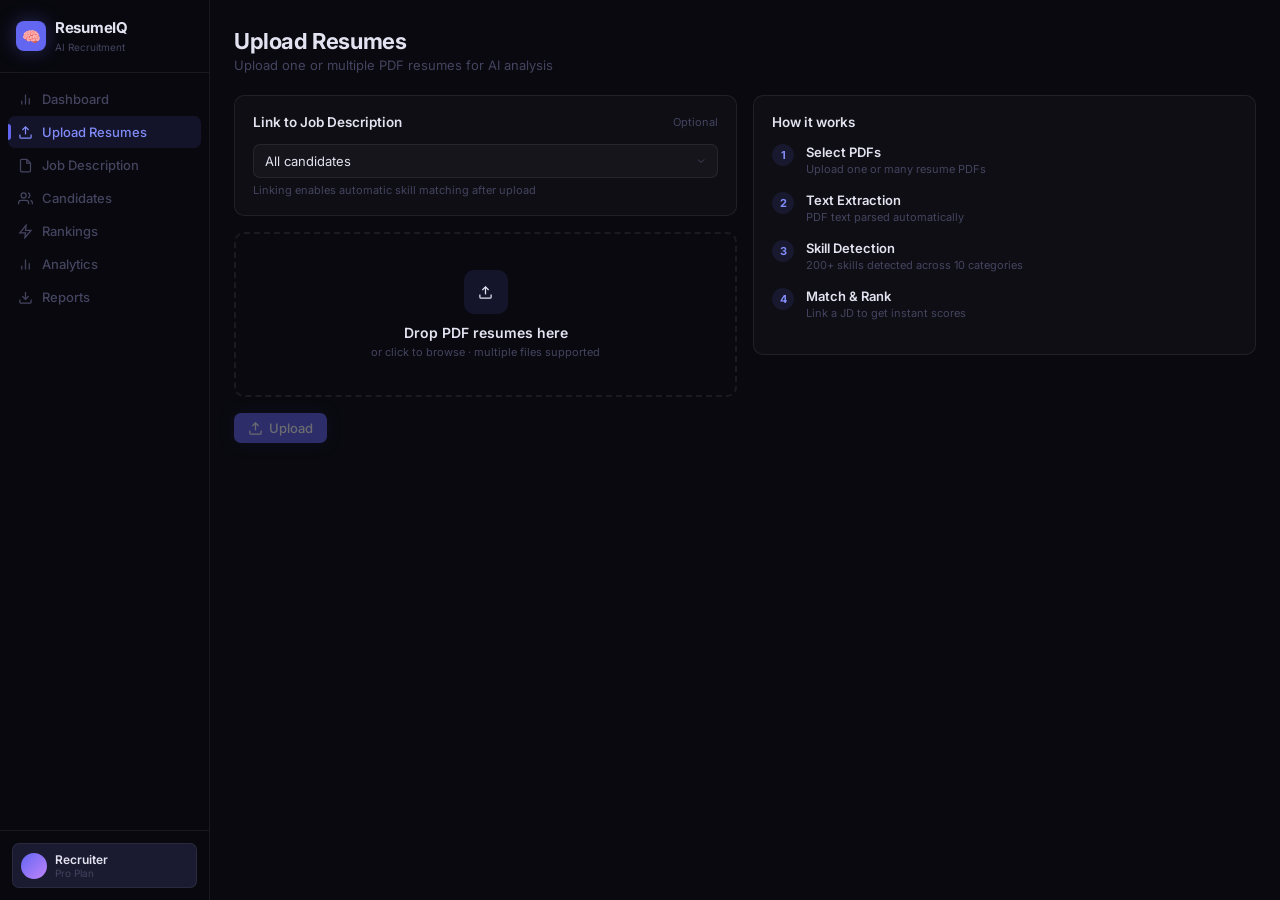
<file: frontend/upload.html>
<!DOCTYPE html>
<html lang="en">
<head>
<meta charset="UTF-8"><meta name="viewport" content="width=device-width,initial-scale=1">
<title>Upload Resumes — ResumeIQ</title>
<link rel="stylesheet" href="style.css">
</head>
<body>
<div id="app" class="shell"></div>
<div id="toasts"></div>
<script src="app.js"></script>
<script>
document.getElementById('app').innerHTML = sidebarHTML('upload') + `
<main class="main"><div class="inner">
  <div class="page-hd"><h1>Upload Resumes</h1><p>Upload one or multiple PDF resumes for AI analysis</p></div>
  <div class="g2" style="align-items:start">
    <div>
      <div class="card card-p mb3">
        <div class="card-hd"><span class="card-title">Link to Job Description</span><span class="text-xs text-muted">Optional</span></div>
        <select id="jd-sel"></select>
        <p class="text-xs text-muted mt1">Linking enables automatic skill matching after upload</p>
      </div>
      <div id="dropzone" class="dropzone mb3">
        <input type="file" id="file-input" accept=".pdf" multiple style="display:none">
        <div class="dz-icon">${ICONS.upload}</div>
        <div style="font-size:14px;font-weight:600;color:var(--text);margin-bottom:4px">Drop PDF resumes here</div>
        <div class="text-xs text-muted">or click to browse · multiple files supported</div>
      </div>
      <div id="file-list" class="card mb3" style="display:none"></div>
      <div class="row">
        <button id="upload-btn" class="btn btn-primary" disabled>${ICONS.upload}<span>Upload</span></button>
        <button id="clear-btn" class="btn btn-ghost" style="display:none" onclick="clearAll()">Clear</button>
        <a id="view-btn" href="candidates.html" class="btn btn-sec" style="display:none">${ICONS.users}<span>View Candidates →</span></a>
      </div>
    </div>
    <div class="card card-p">
      <div class="card-hd"><span class="card-title">How it works</span></div>
      ${[['1','Select PDFs','Upload one or many resume PDFs'],['2','Text Extraction','PDF text parsed automatically'],['3','Skill Detection','200+ skills detected across 10 categories'],['4','Match & Rank','Link a JD to get instant scores']].map(([n,t,d])=>`
        <div class="row mb3" style="align-items:flex-start;gap:12px">
          <div style="width:22px;height:22px;border-radius:50%;background:var(--brand-bg);color:var(--brand2);display:flex;align-items:center;justify-content:center;font-size:11px;font-weight:700;flex-shrink:0">${n}</div>
          <div><div style="font-size:13px;font-weight:600;color:var(--text);margin-bottom:2px">${t}</div><div class="text-xs text-muted">${d}</div></div>
        </div>`).join('')}
    </div>
  </div>
</div></main>`;

let files = [];
const dz        = document.getElementById('dropzone');
const fileInput = document.getElementById('file-input');
const uploadBtn = document.getElementById('upload-btn');
const jdSel     = document.getElementById('jd-sel');

loadJDSelect(jdSel);

dz.addEventListener('click', () => fileInput.click());
dz.addEventListener('dragover', e => { e.preventDefault(); dz.classList.add('drag'); });
dz.addEventListener('dragleave', () => dz.classList.remove('drag'));
dz.addEventListener('drop', e => { e.preventDefault(); dz.classList.remove('drag'); addFiles([...e.dataTransfer.files]); });
fileInput.addEventListener('change', () => { addFiles([...fileInput.files]); fileInput.value = ''; });

function addFiles(newFiles) {
  const pdfs = newFiles.filter(f => f.name.toLowerCase().endsWith('.pdf'));
  if (pdfs.length < newFiles.length) toast(`${newFiles.length - pdfs.length} non-PDF file(s) skipped`, 'info');
  files = [...files, ...pdfs.map(f => ({ file: f, status: 'pending', result: null, error: null }))];
  renderList();
}

function clearAll() {
  files = [];
  document.getElementById('file-list').style.display = 'none';
  document.getElementById('clear-btn').style.display = 'none';
  document.getElementById('view-btn').style.display = 'none';
  uploadBtn.disabled = true;
  uploadBtn.innerHTML = ICONS.upload + '<span>Upload</span>';
}

function renderList() {
  const list = document.getElementById('file-list');
  if (!files.length) { list.style.display = 'none'; return; }
  list.style.display = 'block';
  document.getElementById('clear-btn').style.display = '';
  list.innerHTML = files.map((item, i) => {
    const icon = item.status === 'uploading' ? `<div class="spin"></div>`
      : item.status === 'done'     ? `<span style="color:var(--green);font-size:16px">✓</span>`
      : item.status === 'error'    ? `<span style="color:var(--rose);font-size:16px">✕</span>`
      : ICONS.file;
    return `<div class="file-item">
      <div class="file-ic">${icon}</div>
      <div style="flex:1;min-width:0">
        <div style="font-size:13px;color:var(--text);font-weight:500;overflow:hidden;text-overflow:ellipsis;white-space:nowrap">${item.file.name}</div>
        <div class="text-xs text-muted">${(item.file.size/1024).toFixed(0)} KB${item.result ? ' · ' + item.result.name : ''}</div>
        ${item.result ? `<div class="wrap mt1">${item.result.extracted_skills.slice(0,5).map(skillTag).join('')}${item.result.extracted_skills.length>5?`<span class="text-xs text-muted">+${item.result.extracted_skills.length-5}</span>`:''}</div>` : ''}
        ${item.error ? `<div class="text-xs mt1" style="color:var(--rose)">${item.error}</div>` : ''}
      </div>
      ${item.status === 'pending' ? `<button class="btn btn-ghost btn-icon btn-sm" onclick="removeFile(${i})">${ICONS.x}</button>` : ''}
    </div>`;
  }).join('');
  const pending = files.filter(f => f.status === 'pending').length;
  uploadBtn.disabled = pending === 0;
  uploadBtn.innerHTML = ICONS.upload + `<span>Upload ${pending ? pending + ' Resume(s)' : ''}</span>`;
}

function removeFile(i) { files.splice(i, 1); renderList(); }

uploadBtn.addEventListener('click', async () => {
  const pending = files.filter(f => f.status === 'pending');
  if (!pending.length) return;
  setLoading(uploadBtn, true);
  files = files.map(f => f.status === 'pending' ? {...f, status: 'uploading'} : f);
  renderList();
  try {
    const jdId = jdSel.value ? +jdSel.value : null;
    const results = await uploadResumes(pending.map(f => f.file), jdId);
    let ri = 0;
    files = files.map(f => f.status === 'uploading' ? {...f, status: 'done', result: results[ri++]} : f);
    toast(`${results.length} resume(s) uploaded successfully!`, 'ok');
    document.getElementById('view-btn').style.display = '';
  } catch(e) {
    files = files.map(f => f.status === 'uploading' ? {...f, status: 'error', error: e.message} : f);
    toast('Upload failed: ' + e.message, 'err');
  }
  setLoading(uploadBtn, false);
  renderList();
});
</script>
</body>
</html>
</file>
<file: frontend/style.css>
@import url('https://fonts.googleapis.com/css2?family=Inter:wght@400;500;600;700&family=JetBrains+Mono:wght@400;500&display=swap');
*,*::before,*::after{box-sizing:border-box;margin:0;padding:0}
:root{
  --bg:#09090f;--bg2:#0f0f1c;--bg3:#141425;--surface:#1a1a30;--surface2:#20203c;
  --border:rgba(255,255,255,0.07);--border2:rgba(255,255,255,0.13);
  --text:#e2e2f0;--text2:#8888a8;--text3:#444460;
  --brand:#6366f1;--brand2:#818cf8;--brand-bg:rgba(99,102,241,0.12);
  --green:#10b981;--amber:#f59e0b;--rose:#f43f5e;--cyan:#06b6d4;
  --r:10px;--r-sm:7px;--t:150ms ease;
}
html{font-size:14px}
body{font-family:'Inter',sans-serif;background:var(--bg);color:var(--text);min-height:100vh;-webkit-font-smoothing:antialiased}
::-webkit-scrollbar{width:5px}::-webkit-scrollbar-track{background:var(--bg)}::-webkit-scrollbar-thumb{background:var(--surface2);border-radius:3px}

.shell{display:flex;min-height:100vh}
.sidebar{width:210px;flex-shrink:0;position:sticky;top:0;height:100vh;background:rgba(9,9,15,0.97);border-right:1px solid var(--border);display:flex;flex-direction:column}
.logo{display:flex;align-items:center;gap:9px;padding:18px 16px;border-bottom:1px solid var(--border);text-decoration:none;color:var(--text)}
.logo-icon{width:30px;height:30px;background:var(--brand);border-radius:8px;display:flex;align-items:center;justify-content:center;font-size:15px;flex-shrink:0;box-shadow:0 0 20px rgba(99,102,241,0.35)}
.logo strong{font-size:15px;font-weight:700;letter-spacing:-.3px;display:block}
.logo small{font-size:10px;color:var(--text3);font-weight:400}
nav{flex:1;padding:10px 8px;overflow-y:auto}
.nav-link{display:flex;align-items:center;gap:9px;padding:8px 10px;border-radius:var(--r-sm);color:var(--text3);text-decoration:none;font-size:13px;font-weight:500;transition:all var(--t);margin-bottom:1px;position:relative}
.nav-link:hover{color:var(--text2);background:rgba(255,255,255,0.04)}
.nav-link.active{color:var(--brand2);background:var(--brand-bg)}
.nav-link.active::before{content:'';position:absolute;left:0;top:50%;transform:translateY(-50%);width:3px;height:16px;background:var(--brand);border-radius:0 3px 3px 0}
.sidebar-foot{padding:12px;border-top:1px solid var(--border)}
.main{flex:1;min-width:0;overflow-y:auto}
.inner{max-width:1080px;margin:0 auto;padding:28px 24px}

.page-hd{margin-bottom:22px}
.page-hd h1{font-size:22px;font-weight:700;letter-spacing:-.4px}
.page-hd p{font-size:13px;color:var(--text3);margin-top:3px}
.hd-row{display:flex;align-items:flex-start;justify-content:space-between;gap:12px}

.card{background:rgba(255,255,255,0.025);border:1px solid var(--border);border-radius:var(--r)}
.card-p{padding:18px}
.card-hd{display:flex;align-items:center;justify-content:space-between;margin-bottom:14px}
.card-title{font-size:13.5px;font-weight:600;color:var(--text)}

.stats{display:grid;grid-template-columns:repeat(4,1fr);gap:12px;margin-bottom:20px}
.stat{padding:16px;background:rgba(255,255,255,0.025);border:1px solid var(--border);border-radius:var(--r);display:flex;gap:12px;animation:up .4s ease both}
.stat-ic{width:34px;height:34px;border-radius:var(--r-sm);display:flex;align-items:center;justify-content:center;flex-shrink:0}
.stat-val{font-size:22px;font-weight:700;letter-spacing:-.5px;line-height:1}
.stat-lbl{font-size:11px;color:var(--text3);margin-top:3px}
.stat-sub{font-size:10.5px;color:var(--text3);margin-top:2px}

.btn{display:inline-flex;align-items:center;gap:6px;padding:7px 14px;border-radius:var(--r-sm);font-family:'Inter',sans-serif;font-size:13px;font-weight:500;cursor:pointer;transition:all var(--t);border:none;text-decoration:none;white-space:nowrap;vertical-align:middle}
.btn-primary{background:var(--brand);color:#fff;box-shadow:0 0 16px rgba(99,102,241,0.2)}
.btn-primary:hover{background:var(--brand2);box-shadow:0 0 24px rgba(99,102,241,0.4)}
.btn-sec{background:var(--surface2);color:var(--text2);border:1px solid var(--border)}
.btn-sec:hover{color:var(--text);border-color:var(--border2)}
.btn-ghost{background:transparent;color:var(--text2)}
.btn-ghost:hover{color:var(--text);background:rgba(255,255,255,0.04)}
.btn-danger{background:rgba(244,63,94,0.1);color:var(--rose);border:1px solid rgba(244,63,94,0.2)}
.btn-danger:hover{background:rgba(244,63,94,0.2)}
.btn-green{background:rgba(16,185,129,0.1);color:var(--green);border:1px solid rgba(16,185,129,0.2)}
.btn-green:hover{background:rgba(16,185,129,0.18)}
.btn-sm{padding:5px 10px;font-size:12px}
.btn-icon{padding:6px}
.btn:disabled{opacity:0.4;cursor:not-allowed;pointer-events:none}

.form-row{margin-bottom:14px}
label{display:block;font-size:12px;color:var(--text2);font-weight:500;margin-bottom:5px}
input,select,textarea{width:100%;background:rgba(255,255,255,0.03);border:1px solid var(--border);border-radius:var(--r-sm);padding:8px 11px;font-family:'Inter',sans-serif;font-size:13px;color:var(--text);outline:none;transition:all var(--t)}
input::placeholder,textarea::placeholder{color:var(--text3)}
input:focus,select:focus,textarea:focus{border-color:rgba(99,102,241,0.5);background:rgba(255,255,255,0.05);box-shadow:0 0 0 3px rgba(99,102,241,0.08)}
select{appearance:none;cursor:pointer;background-image:url("data:image/svg+xml,%3Csvg xmlns='http://www.w3.org/2000/svg' width='12' height='12' viewBox='0 0 24 24' fill='none' stroke='%23444460' stroke-width='2'%3E%3Cpolyline points='6 9 12 15 18 9'%3E%3C/polyline%3E%3C/svg%3E");background-repeat:no-repeat;background-position:right 10px center;padding-right:30px}
textarea{resize:vertical;min-height:120px}

.tag{display:inline-flex;align-items:center;padding:2px 7px;border-radius:4px;font-size:11px;font-weight:500;font-family:'JetBrains Mono',monospace}
.tag-skill{background:rgba(99,102,241,0.12);color:var(--brand2);border:1px solid rgba(99,102,241,0.2)}
.tag-match{background:rgba(16,185,129,0.1);color:var(--green);border:1px solid rgba(16,185,129,0.2)}
.tag-miss{background:rgba(244,63,94,0.1);color:var(--rose);border:1px solid rgba(244,63,94,0.2)}
.tag-pref{background:rgba(6,182,212,0.1);color:var(--cyan);border:1px solid rgba(6,182,212,0.2)}

.score{width:44px;height:44px;border-radius:50%;border:2px solid;display:flex;align-items:center;justify-content:center;font-family:'JetBrains Mono',monospace;font-size:11px;font-weight:500;flex-shrink:0}

.tbl-wrap{overflow-x:auto}
table{width:100%;border-collapse:collapse;font-size:13px}
thead th{text-align:left;padding:9px 12px;font-size:11px;font-weight:600;color:var(--text3);text-transform:uppercase;letter-spacing:.05em;border-bottom:1px solid var(--border)}
tbody tr{border-bottom:1px solid rgba(255,255,255,0.03);transition:background var(--t)}
tbody tr:hover{background:rgba(255,255,255,0.02)}
td{padding:11px 12px;color:var(--text2);vertical-align:middle}

.prog{height:5px;background:rgba(255,255,255,0.05);border-radius:99px;overflow:hidden}
.prog-bar{height:100%;border-radius:99px;transition:width .6s ease}

.dropzone{border:2px dashed var(--border);border-radius:var(--r);padding:36px 20px;text-align:center;cursor:pointer;transition:all var(--t)}
.dropzone:hover,.dropzone.drag{border-color:var(--brand);background:var(--brand-bg)}
.dz-icon{width:44px;height:44px;background:var(--brand-bg);border-radius:var(--r);display:flex;align-items:center;justify-content:center;margin:0 auto 10px}

.file-item{display:flex;align-items:flex-start;gap:11px;padding:11px 14px;border-bottom:1px solid var(--border)}
.file-item:last-child{border-bottom:none}
.file-ic{width:32px;height:32px;background:var(--surface2);border-radius:var(--r-sm);display:flex;align-items:center;justify-content:center;flex-shrink:0}

#toasts{position:fixed;top:16px;right:16px;z-index:9999;display:flex;flex-direction:column;gap:8px}
.toast{display:flex;align-items:center;gap:9px;padding:11px 14px;background:var(--surface2);border:1px solid var(--border2);border-radius:var(--r-sm);font-size:13px;color:var(--text);min-width:240px;max-width:340px;animation:tIn .25s ease;box-shadow:0 8px 24px rgba(0,0,0,0.4)}
.toast.ok{border-left:3px solid var(--green)}.toast.err{border-left:3px solid var(--rose)}.toast.info{border-left:3px solid var(--brand)}

.empty{text-align:center;padding:52px 20px}
.empty-ic{width:48px;height:48px;background:var(--surface);border-radius:50%;display:flex;align-items:center;justify-content:center;margin:0 auto 12px;color:var(--text3)}
.empty h3{font-size:14px;color:var(--text2);margin-bottom:5px}
.empty p{font-size:12px;color:var(--text3);max-width:280px;margin:0 auto 16px;line-height:1.6}

.overlay{position:fixed;inset:0;background:rgba(0,0,0,0.6);backdrop-filter:blur(4px);z-index:999;display:flex;align-items:center;justify-content:center;padding:20px;opacity:0;pointer-events:none;transition:opacity var(--t)}
.overlay.open{opacity:1;pointer-events:all}
.modal{background:var(--bg3);border:1px solid var(--border2);border-radius:var(--r);width:100%;max-width:520px;max-height:80vh;overflow-y:auto;padding:22px;transform:translateY(10px);transition:transform var(--t)}
.overlay.open .modal{transform:translateY(0)}
.modal-hd{display:flex;align-items:center;justify-content:space-between;margin-bottom:18px}

.spin{width:16px;height:16px;border:2px solid rgba(99,102,241,0.2);border-top-color:var(--brand);border-radius:50%;animation:rotate .6s linear infinite;flex-shrink:0;display:inline-block}
.loader{display:flex;align-items:center;justify-content:center;padding:52px}

.g2{display:grid;grid-template-columns:1fr 1fr;gap:16px}
.g3{display:grid;grid-template-columns:1fr 1fr 1fr;gap:16px}
.row{display:flex;align-items:center;gap:8px}
.row-between{display:flex;align-items:center;justify-content:space-between;gap:8px}
.wrap{display:flex;flex-wrap:wrap;gap:5px}
.mb2{margin-bottom:10px}.mb3{margin-bottom:16px}.mb4{margin-bottom:22px}
.mt1{margin-top:5px}.mt2{margin-top:10px}.mt3{margin-top:16px}
.sep{border:none;border-top:1px solid var(--border);margin:16px 0}
.text-xs{font-size:11px}.text-sm{font-size:12.5px}
.text-muted{color:var(--text3)}.text-soft{color:var(--text2)}
.mono{font-family:'JetBrains Mono',monospace}
.bold{font-weight:700}.trunc{overflow:hidden;text-overflow:ellipsis;white-space:nowrap}

.podium{display:grid;grid-template-columns:repeat(3,1fr);gap:12px;margin-bottom:18px}
.podium-card{padding:16px;background:rgba(255,255,255,0.025);border:1px solid var(--border);border-radius:var(--r);text-align:center;text-decoration:none;display:block;transition:all var(--t)}
.podium-card:hover{transform:translateY(-2px);background:rgba(255,255,255,0.04)}
.podium-card.gold{border-color:rgba(245,158,11,0.3);box-shadow:0 0 20px rgba(245,158,11,0.07)}
.medal{font-size:24px;margin-bottom:8px}
.p-avatar{width:40px;height:40px;border-radius:50%;display:flex;align-items:center;justify-content:center;font-size:16px;font-weight:700;margin:0 auto 7px;border:2px solid}
.p-name{font-size:13px;font-weight:600;color:var(--text)}
.p-score{font-family:'JetBrains Mono',monospace;font-size:17px;font-weight:500;margin:3px 0}
.p-meta{font-size:10.5px;color:var(--text3)}

.rec-item{display:flex;gap:9px;padding:10px 12px;background:rgba(99,102,241,0.05);border:1px solid rgba(99,102,241,0.12);border-radius:var(--r-sm);margin-bottom:8px}

input[type=checkbox]{width:15px;height:15px;accent-color:var(--brand);cursor:pointer;flex-shrink:0}

@keyframes up{from{opacity:0;transform:translateY(12px)}to{opacity:1;transform:translateY(0)}}
@keyframes tIn{from{opacity:0;transform:translateX(16px)}to{opacity:1;transform:translateX(0)}}
@keyframes rotate{to{transform:rotate(360deg)}}

@media(max-width:860px){
  .sidebar{width:52px}
  .logo small,.logo strong,.nav-link span,.sidebar-foot{display:none}
  .logo{justify-content:center;padding:14px}
  .nav-link{justify-content:center;padding:10px}
  .nav-link.active::before{display:none}
  .stats{grid-template-columns:repeat(2,1fr)}
  .g2,.g3{grid-template-columns:1fr}
  .podium{grid-template-columns:1fr}
}
</file>
